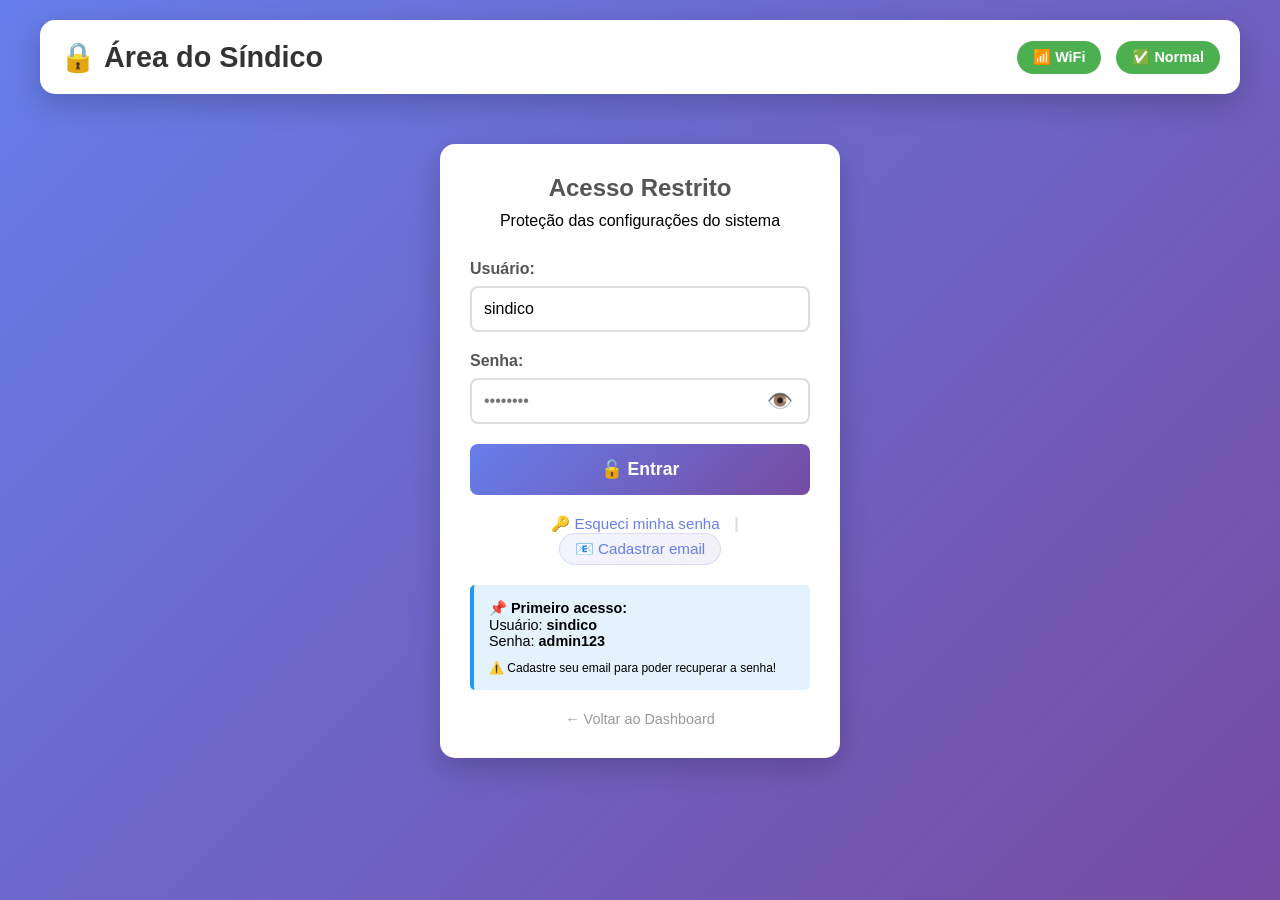
<file: admin_email.html>
<!DOCTYPE html>
<html lang="pt-BR">
<head>
    <meta charset="UTF-8">
    <meta name="viewport" content="width=device-width, initial-scale=1.0">
    <title>Administradores</title>
    <link rel="stylesheet" href="/style.css">
    <script src="/auth.js"></script>
    <style>
        .admin-container {
            max-width: 600px;
            margin: 50px auto;
            background: white;
            padding: 30px;
            border-radius: 15px;
            box-shadow: 0 10px 30px rgba(0,0,0,0.1);
        }
        
        .info-box {
            background: #e3f2fd;
            border-left: 4px solid #2196F3;
            padding: 15px;
            margin: 20px 0;
            border-radius: 5px;
        }
        
        .warning-box {
            background: #fff3e0;
            border-left: 4px solid #ff9800;
            padding: 15px;
            margin: 20px 0;
            border-radius: 5px;
        }
        
        .form-group {
            margin-bottom: 20px;
        }
        
        .form-group label {
            display: block;
            margin-bottom: 8px;
            font-weight: 600;
            color: #555;
        }
        
        .form-group input {
            width: 100%;
            padding: 12px;
            border: 2px solid #ddd;
            border-radius: 8px;
            font-size: 1rem;
            box-sizing: border-box;
        }
        
        .btn-save {
            background: linear-gradient(135deg, #667eea 0%, #764ba2 100%);
            color: white;
            border: none;
            padding: 15px 30px;
            border-radius: 10px;
            font-size: 1.1rem;
            font-weight: 600;
            cursor: pointer;
            width: 100%;
        }
        
        .btn-save:hover {
            opacity: 0.9;
        }
        
        .btn-save:disabled {
            opacity: 0.5;
            cursor: not-allowed;
        }
        
        .status-message {
            text-align: center;
            margin-top: 15px;
            padding: 10px;
            border-radius: 8px;
            display: none;
        }
        
        .status-message.success {
            background: #4CAF50;
            color: white;
            display: block;
        }
        
        .status-message.error {
            background: #f44336;
            color: white;
            display: block;
        }
        
        .status-message.info {
            background: #2196F3;
            color: white;
            display: block;
        }
        
        .admins-list {
            margin: 30px 0;
            background: #f5f5f5;
            padding: 20px;
            border-radius: 10px;
        }
        
        .admins-list h3 {
            margin-top: 0;
            color: #555;
        }
        
        .admin-item {
            background: white;
            padding: 12px;
            margin: 8px 0;
            border-radius: 8px;
            border-left: 4px solid #4CAF50;
            box-shadow: 0 2px 5px rgba(0,0,0,0.05);
        }
        
        .admin-item .email {
            font-weight: 600;
            color: #333;
        }
        
        .admin-item .badge {
            background: #4CAF50;
            color: white;
            padding: 3px 8px;
            border-radius: 12px;
            font-size: 0.8rem;
            margin-left: 10px;
        }
        
        .counter {
            text-align: right;
            color: #666;
            font-size: 0.9rem;
            margin-bottom: 10px;
        }
        
        .nav-links {
            display: flex;
            justify-content: space-between;
            margin-top: 30px;
            flex-wrap: wrap;
            gap: 10px;
        }
        
        .nav-link {
            text-decoration: none;
            color: #667eea;
            font-weight: 600;
            padding: 10px 20px;
            border-radius: 25px;
            background: #f5f5f5;
        }
        
        .nav-link:hover {
            background: #e0e0e0;
        }
        
        .primeiro-acesso {
            background: #ff9800;
            color: white;
            padding: 15px;
            border-radius: 8px;
            margin-bottom: 20px;
            text-align: center;
            font-weight: bold;
        }
        .password-container {
            position: relative;
            width: 100%;
        }

        .password-container input {
            width: 100%;
            padding-right: 45px; /* Espaço para o ícone */
        }

        .toggle-password {
            position: absolute;
            right: 12px;
            top: 50%;
            transform: translateY(-50%);
            cursor: pointer;
            font-size: 1.3rem;
            color: #666;
            transition: all 0.3s ease;
            user-select: none;
            z-index: 10;
            background: transparent;
            border: none;
            padding: 5px;
        }

        .toggle-password:hover {
            color: #667eea;
            transform: translateY(-50%) scale(1.1);
        }

        .toggle-password:active {
            transform: translateY(-50%) scale(0.95);
        }
    </style>
</head>
<body>
    <div class="container">
        <header>
            <h1>👥 Administradores</h1>
            <div class="status-bar">
                <span id="wifi-status" class="status online">📶 WiFi</span>
                <span id="alerta-status" class="status ok">✅ Normal</span>
            </div>
        </header>

        <div class="admin-container">
            <div id="primeiroAcessoMsg" class="primeiro-acesso" style="display:none;">
                ⚠️ PRIMEIRO ACESSO: Cadastre seu email e senha para continuar!
            </div>

            <div class="info-box">
                <h4>📧 Administradores do Sistema</h4>
                <p>Máximo de <strong>3 administradores</strong>. Cada um terá seu próprio email e senha para acessar o sistema.</p>
                <p>O email será usado tanto para login quanto para recuperação de senha.</p>
            </div>

            <div class="admins-list">
                <h3>📋 Administradores Cadastrados</h3>
                <div id="counter" class="counter">0/3</div>
                <div id="adminsContainer"></div>
            </div>

            <div class="warning-box" id="formContainer">
                <h3>➕ Adicionar Novo Administrador</h3>
                
                <form id="adminForm" onsubmit="salvarAdmin(event)">
                    <div class="form-group">
                        <label>Email:</label>
                        <input type="email" id="adminEmail" placeholder="sindico@condominio.com" required>
                    </div>
                    
                    <div class="form-group">
                        <label>Senha:</label>
                        <div class="password-container">
                            <input type="password" id="adminSenha" placeholder="mínimo 6 caracteres" minlength="6" required>
                            <span class="toggle-password" onclick="toggleSenha('adminSenha', this)">👁️</span>
                        </div>
                    </div>

                    <div class="form-group">
                        <label>Confirmar Senha:</label>
                        <div class="password-container">
                            <input type="password" id="confirmSenha" placeholder="digite novamente" minlength="6" required>
                            <span class="toggle-password" onclick="toggleSenha('confirmSenha', this)">👁️</span>
                        </div>
                    </div>>
                    
                    <button type="submit" class="btn-save" id="btnSalvar">💾 Cadastrar</button>
                </form>
            </div>

            <div id="statusMessage" class="status-message"></div>

            <div class="nav-links">
                <a href="/" class="nav-link">🏠 Dashboard</a>
                <a href="/config.html" class="nav-link">⚙️ Configurações</a>
                <a href="/emails.html" class="nav-link">📧 Alertas</a>
                <a href="/email.html" class="nav-link">📨 SMTP</a>
            </div>
        </div>
    </div>

    <script>
        let maxAdmins = 3;
        let adminCount = 0;
        let primeiroAcesso = false;

        function mostrarStatus(msg, tipo) {
            const el = document.getElementById('statusMessage');
            el.className = 'status-message ' + tipo;
            el.innerHTML = msg;
            setTimeout(() => {
                el.style.display = 'none';
            }, 3000);
        }

        function carregarAdmins() {
            fetch('/api/admin/listar')
                .then(response => response.json())
                .then(data => {
                    adminCount = data.count || 0;
                    maxAdmins = data.max || 3;
                    primeiroAcesso = data.primeiroAcesso || false;
                    
                    document.getElementById('counter').innerHTML = `${adminCount}/${maxAdmins}`;
                    
                    // Mostra mensagem de primeiro acesso
                    if (primeiroAcesso) {
                        document.getElementById('primeiroAcessoMsg').style.display = 'block';
                    } else {
                        document.getElementById('primeiroAcessoMsg').style.display = 'none';
                    }
                    
                    // Desabilita formulário se já atingiu máximo
                    const btn = document.getElementById('btnSalvar');
                    if (adminCount >= maxAdmins) {
                        btn.disabled = true;
                        btn.innerHTML = '❌ Limite atingido';
                    } else {
                        btn.disabled = false;
                        btn.innerHTML = '💾 Cadastrar';
                    }
                    
                    // Lista os admins
                    const container = document.getElementById('adminsContainer');
                    if (data.admins && data.admins.length > 0) {
                        let html = '';
                        data.admins.forEach(admin => {
                            html += `
                                <div class="admin-item">
                                    <span class="email">${admin.email}</span>
                                    <span class="badge">Admin</span>
                                </div>
                            `;
                        });
                        container.innerHTML = html;
                    } else {
                        container.innerHTML = '<p style="color:#999;">Nenhum administrador cadastrado</p>';
                    }
                })
                .catch(error => {
                    console.error('Erro:', error);
                });
        }

        function salvarAdmin(event) {
            event.preventDefault();
            
            const email = document.getElementById('adminEmail').value.trim();
            const senha = document.getElementById('adminSenha').value;
            const confirm = document.getElementById('confirmSenha').value;
            
            if (senha !== confirm) {
                mostrarStatus('❌ As senhas não conferem!', 'error');
                return;
            }
            
            if (senha.length < 6) {
                mostrarStatus('❌ A senha deve ter no mínimo 6 caracteres!', 'error');
                return;
            }
            
            if (!email.includes('@') || !email.includes('.')) {
                mostrarStatus('❌ Email inválido!', 'error');
                return;
            }
            
            mostrarStatus('📤 Cadastrando...', 'info');
            
            fetch('/api/admin/adicionar', {
                method: 'POST',
                headers: { 'Content-Type': 'application/json' },
                body: JSON.stringify({ email, senha })
            })
            .then(response => response.json())
            .then(data => {
                if (data.ok) {
                    mostrarStatus('✅ Administrador cadastrado com sucesso!', 'success');
                    document.getElementById('adminEmail').value = '';
                    document.getElementById('adminSenha').value = '';
                    document.getElementById('confirmSenha').value = '';
                    carregarAdmins();
                    
                    // Se era primeiro acesso, redireciona para config após cadastrar
                    if (primeiroAcesso) {
                        setTimeout(() => {
                            window.location.href = '/config.html';
                        }, 2000);
                    }
                } else {
                    mostrarStatus('❌ ' + (data.erro || 'Erro ao cadastrar'), 'error');
                }
            })
            .catch(error => {
                mostrarStatus('❌ Erro de conexão', 'error');
            });
        }

        function updateStatus() {
            fetch('/api/status')
                .then(response => response.json())
                .then(data => {
                    document.getElementById('wifi-status').className = data.wifiConnected ? 'status online' : 'status offline';
                    document.getElementById('wifi-status').innerHTML = data.wifiConnected ? '📶 WiFi' : '📶 Desconectado';
                    document.getElementById('alerta-status').className = data.alertaAtivo ? 'status alerta' : 'status ok';
                    document.getElementById('alerta-status').innerHTML = data.alertaAtivo ? '⚠️ Alerta' : '✅ Normal';
                });
        }

        carregarAdmins();
        // Função para mostrar/esconder senha
        function toggleSenha(inputId, elemento) {
            const senhaInput = document.getElementById(inputId);
            
            if (senhaInput.type === 'password') {
                senhaInput.type = 'text';
                elemento.textContent = '👁️‍🗨️'; // Olho aberto
            } else {
                senhaInput.type = 'password';
                elemento.textContent = '👁️'; // Olho fechado
            }
        }
        setInterval(updateStatus, 2000);
        setInterval(carregarAdmins, 5000);
    </script>
</body>
</html>
</file>
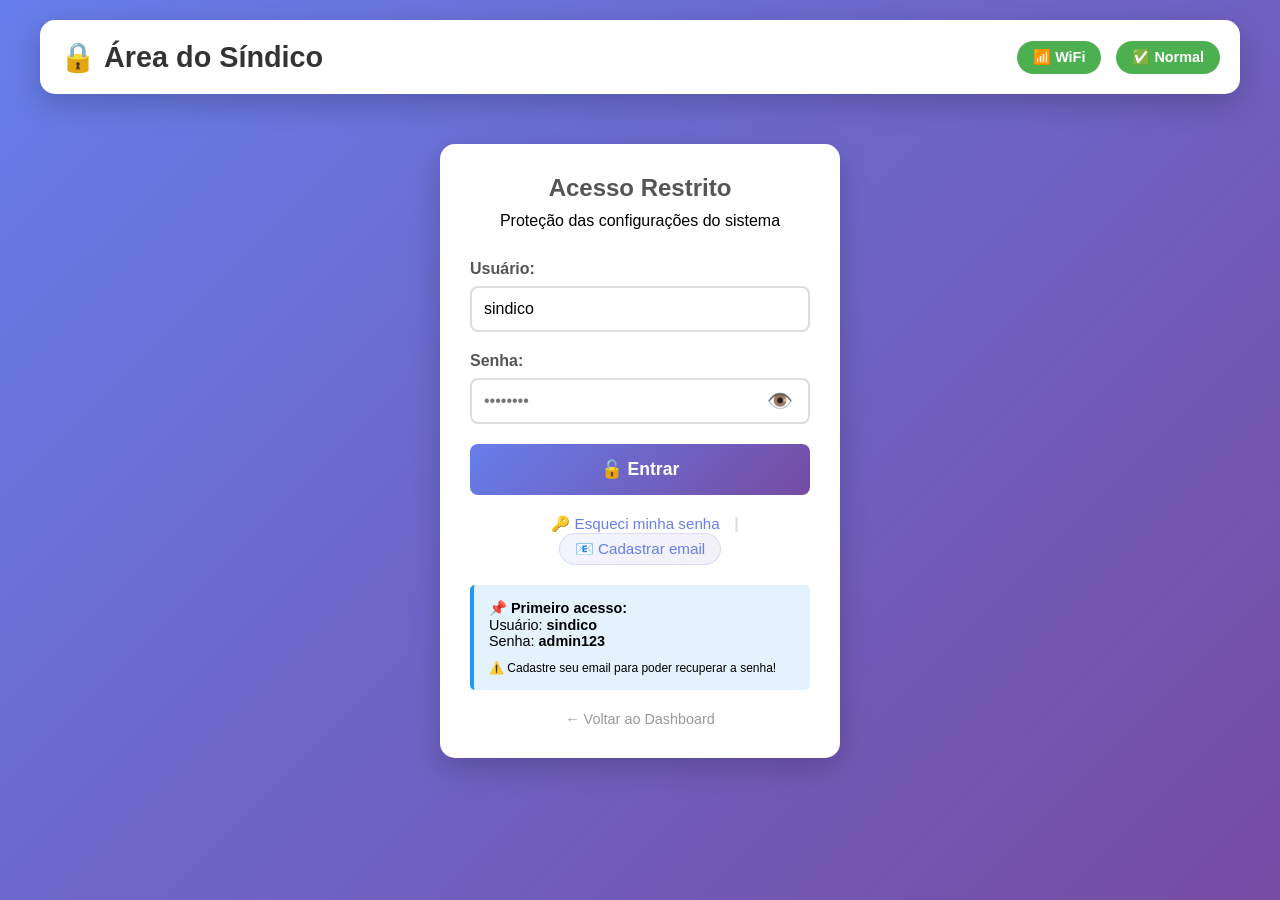
<file: config.html>
<!DOCTYPE html>
<html lang="pt-BR">
<head>
    <meta charset="UTF-8">
    <meta name="viewport" content="width=device-width, initial-scale=1.0">
    <title>Configuração - Sistema de Bombas</title>
    <link rel="stylesheet" href="/style.css">
    <style>
        .config-container {
            max-width: 600px;
            margin: 0 auto;
            background: white;
            padding: 30px;
            border-radius: 15px;
            box-shadow: 0 10px 30px rgba(0,0,0,0.1);
        }
        
        .config-group {
            margin-bottom: 25px;
            padding-bottom: 20px;
            border-bottom: 1px solid #eee;
        }
        
        .config-group h3 {
            color: #555;
            margin-bottom: 15px;
            font-size: 1.2rem;
        }
        
        .config-item {
            margin-bottom: 15px;
            display: flex;
            align-items: center;
            justify-content: space-between;
        }
        
        .config-item label {
            font-weight: 600;
            color: #666;
            flex: 1;
        }
        
        .config-item select, .config-item input {
            padding: 8px 12px;
            border: 2px solid #ddd;
            border-radius: 8px;
            font-size: 1rem;
            width: 150px;
        }
        
        .config-item input[type="number"] {
            width: 80px;
        }
        
        .config-item input[type="checkbox"] {
            width: 20px;
            height: 20px;
        }
        
        .btn-save {
            background: linear-gradient(135deg, #667eea 0%, #764ba2 100%);
            color: white;
            border: none;
            padding: 15px 30px;
            border-radius: 10px;
            font-size: 1.1rem;
            font-weight: 600;
            cursor: pointer;
            width: 100%;
            margin-top: 20px;
        }
        
        .btn-save:hover {
            opacity: 0.9;
        }
        
        .status-message {
            text-align: center;
            margin-top: 15px;
            padding: 10px;
            border-radius: 8px;
            display: none;
        }
        
        .status-message.success {
            background: #4CAF50;
            color: white;
            display: block;
        }
        
        .status-message.error {
            background: #f44336;
            color: white;
            display: block;
        }
        
        .nav-links {
            display: flex;
            justify-content: space-between;
            margin-top: 30px;
        }
        
        .nav-link {
            text-decoration: none;
            color: #667eea;
            font-weight: 600;
            padding: 10px 20px;
            border-radius: 25px;
            background: #f5f5f5;
        }
    </style>
    <script src="/auth.js"></script>
</head>
<body>
    <div class="container">
        <header>
            <h1>⚙️ Configuração do Sistema</h1>
            <div class="status-bar">
                <span id="wifi-status" class="status online">📶 WiFi</span>
                <span id="alerta-status" class="status ok">✅ Normal</span>
            </div>
        </header>

        <div class="config-container">
            <div class="config-group">
                <h3>🔧 Configurações Gerais</h3>
                
                <div class="config-item">
                    <label>Modo de Operação:</label>
                    <select id="modo">
                        <option value="0">Manual</option>
                        <option value="1">Automático</option>
                    </select>
                </div>

                <div class="config-item">
                    <label>Número de Bombas:</label>
                    <select id="numBombas">
                        <option value="1">1 Bomba</option>
                        <option value="2">2 Bombas</option>
                    </select>
                </div>

                <div class="config-item">
                    <label>Número de Boias:</label>
                    <select id="numBoias">
                        <option value="1">1 Boia</option>
                        <option value="2">2 Boias</option>
                    </select>
                </div>

                <div class="config-item">
                    <label>Tipo de Sistema:</label>
                    <select id="tipoSistema">
                        <option value="0">Água Potável</option>
                        <option value="1">Esgoto</option>
                    </select>
                </div>
            </div>

            <div class="config-group">
                <h3>⏱️ Timer Anti-Transbordo</h3>
                
                <div class="config-item">
                    <label>Ativar Timer:</label>
                    <input type="checkbox" id="timerAtivo">
                </div>

                <div class="config-item">
                    <label>Tempo (minutos):</label>
                    <select id="timerMin">
                        <option value="20">20 min</option>
                        <option value="40">40 min</option>
                        <option value="60">60 min</option>
                        <option value="80">80 min</option>
                        <option value="100">100 min</option>
                        <option value="120">120 min</option>
                    </select>
                </div>
            </div>

            <div class="config-group">
                <h3>🔄 Alternância</h3>
                
                <div class="config-item">
                    <label>Alternância Automática:</label>
                    <input type="checkbox" id="alternancia">
                </div>

                <div class="config-item">
                    <label>Bomba Padrão:</label>
                    <select id="bombaPadrao">
                        <option value="1">Bomba 1</option>
                        <option value="2">Bomba 2</option>
                    </select>
                </div>
            </div>

            <button class="btn-save" onclick="salvarConfig()">💾 Salvar Configurações</button>
            
            <div id="statusMessage" class="status-message"></div>

            <div class="nav-links">
                <!--<a href="/" class="nav-link">🏠 Dashboard</a> -->
                <a href="/admin_email.html" class="nav-link">👥 Administrador</a>
                <a href="/emails.html" class="menu-item">📧 Destinatários</a>
                <button onclick="sair()" style="background:#f44336; color:white; 
                border:none; padding:8px 16px; border-radius:20px; margin-left:15px; cursor:pointer;">🏠 Dashboard</button>
            </div>
        </div>
    </div>

    <script>
        // Carrega configurações atuais
        function carregarConfig() {
            fetch('/api/config')
                .then(response => response.json())
                .then(data => {
                    document.getElementById('modo').value = data.modo || 1;
                    document.getElementById('numBombas').value = data.numBombas || 2;
                    document.getElementById('numBoias').value = data.numBoias || 2;
                    document.getElementById('tipoSistema').value = data.tipoSistema || 0;
                    document.getElementById('timerAtivo').checked = data.timerBoiaAtivo || false;
                    document.getElementById('timerMin').value = data.timerBoiaMin || 40;
                    document.getElementById('alternancia').checked = data.alternancia || false;
                    document.getElementById('bombaPadrao').value = data.bombaPadrao || 1;
                })
                .catch(error => {
                    mostrarStatus('Erro ao carregar configurações', 'error');
                });
        }

        // Salva configurações
        function salvarConfig() {
            const config = {
                modo: parseInt(document.getElementById('modo').value),
                numBombas: parseInt(document.getElementById('numBombas').value),
                numBoias: parseInt(document.getElementById('numBoias').value),
                tipoSistema: parseInt(document.getElementById('tipoSistema').value),
                timerBoiaAtivo: document.getElementById('timerAtivo').checked,
                timerBoiaMin: parseInt(document.getElementById('timerMin').value),
                alternancia: document.getElementById('alternancia').checked,
                bombaPadrao: parseInt(document.getElementById('bombaPadrao').value)
            };

            fetch('/api/config', {
                method: 'POST',
                headers: {
                    'Content-Type': 'application/json',
                },
                body: JSON.stringify(config)
            })
            .then(response => response.json())
            .then(data => {
                if (data.ok) {
                    mostrarStatus('✅ Configurações salvas com sucesso!', 'success');
                } else {
                    mostrarStatus('❌ Erro ao salvar configurações', 'error');
                }
            })
            .catch(error => {
                mostrarStatus('❌ Erro ao salvar configurações', 'error');
            });
        }

        function mostrarStatus(msg, tipo) {
            const el = document.getElementById('statusMessage');
            el.className = 'status-message ' + tipo;
            el.innerHTML = msg;
            setTimeout(() => {
                el.style.display = 'none';
            }, 3000);
        }

        // Atualiza status da conexão
        function updateStatus() {
            fetch('/api/status')
                .then(response => response.json())
                .then(data => {
                    document.getElementById('wifi-status').className = data.wifiConnected ? 'status online' : 'status offline';
                    document.getElementById('wifi-status').innerHTML = data.wifiConnected ? '📶 WiFi' : '📶 Desconectado';
                    document.getElementById('alerta-status').className = data.alertaAtivo ? 'status alerta' : 'status ok';
                    document.getElementById('alerta-status').innerHTML = data.alertaAtivo ? '⚠️ Alerta' : '✅ Normal';
                });
        }

        // Inicializa
        carregarConfig();
        setInterval(updateStatus, 2000);
    </script>
</body>
</html>
</file>
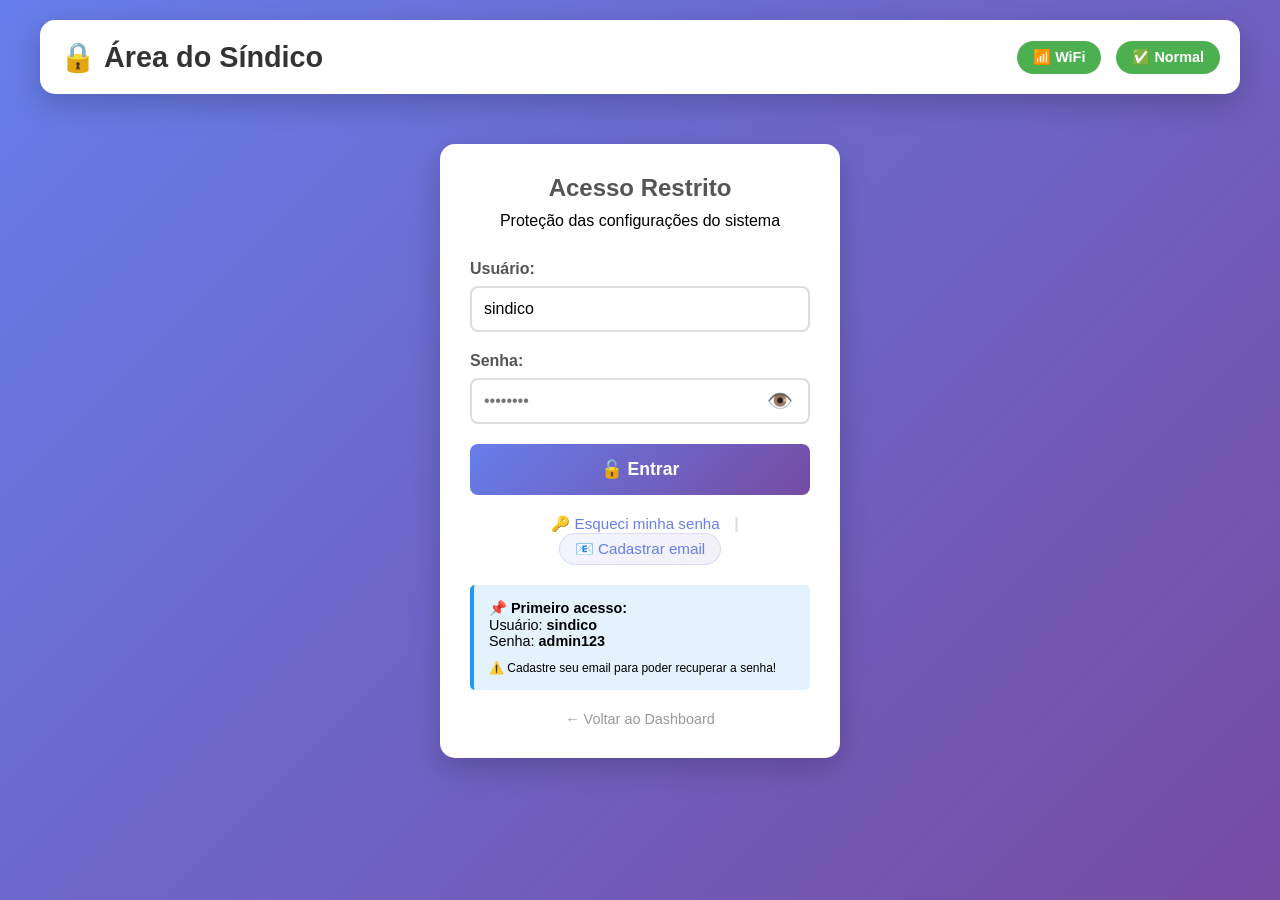
<file: email.html>
<!DOCTYPE html>
<html lang="pt-BR">
    <head>
        <meta charset="UTF-8">
        <meta name="viewport" content="width=device-width, initial-scale=1.0">
        <title>Configuração de Email - Sistema de Bombas</title>
        <link rel="stylesheet" href="/style.css">
        <style>
        .email-container {
            max-width: 600px;
            margin: 0 auto;
            background: white;
            padding: 30px;
            border-radius: 15px;
            box-shadow: 0 10px 30px rgba(0,0,0,0.1);
        }
        
        .form-group {
            margin-bottom: 20px;
        }
        
        .form-group label {
            display: block;
            margin-bottom: 8px;
            font-weight: 600;
            color: #555;
        }
        
        .form-group input, .form-group select {
            width: 100%;
            padding: 12px;
            border: 2px solid #ddd;
            border-radius: 8px;
            font-size: 1rem;
            transition: border-color 0.3s;
            box-sizing: border-box; /* ⚠️ IMPORTANTE: evita overflow */
        }
        
        .form-group input:focus {
            border-color: #667eea;
            outline: none;
        }
        
        .form-group.checkbox {
            display: flex;
            align-items: center;
        }
        
        .form-group.checkbox input {
            width: auto;
            margin-right: 10px;
        }
        
        .btn-save {
            background: linear-gradient(135deg, #667eea 0%, #764ba2 100%);
            color: white;
            border: none;
            padding: 15px 30px;
            border-radius: 10px;
            font-size: 1.1rem;
            font-weight: 600;
            cursor: pointer;
            width: 100%;
            margin-top: 20px;
        }
        
        .btn-test {
            background: #4CAF50;
            color: white;
            border: none;
            padding: 10px 20px;
            border-radius: 8px;
            font-size: 1rem;
            font-weight: 600;
            cursor: pointer;
            width: 100%;
            margin-top: 10px;
        }
        
        .status-message {
            text-align: center;
            margin-top: 15px;
            padding: 10px;
            border-radius: 8px;
            display: none;
        }
        
        .status-message.success {
            background: #4CAF50;
            color: white;
            display: block;
        }
        
        .status-message.error {
            background: #f44336;
            color: white;
            display: block;
        }
        
        .info-box {
            background: #e3f2fd;
            border-left: 4px solid #2196F3;
            padding: 15px;
            margin: 20px 0;
            border-radius: 5px;
        }
        
        .info-box h4 {
            margin: 0 0 10px 0;
            color: #1976D2;
        }
        
        .info-box p {
            margin: 5px 0;
            color: #555;
            word-break: break-word; /* ⚠️ Quebra palavras longas */
        }
        
        .nav-links {
            display: flex;
            justify-content: space-between;
            margin-top: 30px;
            flex-wrap: wrap; /* ⚠️ Permite quebra em telas pequenas */
            gap: 10px;
        }
        
        .nav-link {
            text-decoration: none;
            color: #667eea;
            font-weight: 600;
            padding: 10px 20px;
            border-radius: 25px;
            background: #f5f5f5;
        }
        
        /* ✅ MEDIA QUERIES PARA RESPONSIVIDADE */
        @media (max-width: 768px) {
            .email-container {
                padding: 20px;
            }
            
            .nav-links {
                flex-direction: column;
                align-items: stretch;
            }
            
            .nav-link {
                text-align: center;
                margin: 5px 0;
            }
            
            .form-group.checkbox {
                flex-wrap: wrap;
            }
            
            .info-box p {
                font-size: 0.9rem;
            }
        }
        
        @media (max-width: 480px) {
            .email-container {
                padding: 15px;
            }
            
            h1 {
                font-size: 1.5rem;
            }
            
            .btn-save, .btn-test {
                padding: 12px 20px;
                font-size: 1rem;
            }
        }
    </style>
    <script src="/auth.js"></script>
</head>
<body>
    <div class="container">
        <header>
            <h1>📧 Configuração de Email</h1>
            <div class="status-bar">
                <span id="wifi-status" class="status online">📶 WiFi</span>
                <span id="alerta-status" class="status ok">✅ Normal</span>
            </div>
        </header>

        <div class="email-container">
            <div class="info-box">
                <h4>📋 Configuração SMTP</h4>
                <p><strong>Gmail:</strong> smtp.gmail.com | Porta: 465 (SSL) ou 587 (TLS)</p>
                <p><strong>Outlook:</strong> smtp-mail.outlook.com | Porta: 587</p>
                <p><strong>Para Gmail, use senha de APP (não a senha normal)</strong></p>
            </div>

            <form id="smtpForm">
                <div class="form-group">
                    <label>Servidor SMTP:</label>
                    <input type="text" id="servidor" placeholder="smtp.gmail.com">
                </div>

                <div class="form-group">
                    <label>Porta:</label>
                    <input type="number" id="porta" value="465" min="1" max="65535">
                </div>

                <div class="form-group">
                    <label>Usuário (email):</label>
                    <input type="email" id="usuario" placeholder="seuemail@gmail.com">
                </div>

                <div class="form-group">
                    <label>Senha (app password):</label>
                    <input type="password" id="senha" placeholder="senha de app">
                </div>

                <div class="form-group checkbox">
                    <input type="checkbox" id="usarSSL" checked>
                    <label>Usar SSL (desmarque para TLS)</label>
                </div>

                <button type="submit" class="btn-save">💾 Salvar Configurações</button>
            </form>

            <button class="btn-test" onclick="testarEmail()">📧 Testar Envio</button>

            <div id="statusMessage" class="status-message"></div>

            <div class="nav-links">
               <!-- <a href="/" class="nav-link">🏠 Dashboard</a> -->
                <a href="/emails.html" class="nav-link">📧 Destinatários</a>
                <a href="/config.html" class="nav-link">⚙️ Config</a>
                <button onclick="sair()" style="background:#f44336; color:white; border:none; padding:8px 16px; border-radius:20px; margin-left:15px; cursor:pointer;">🏠 Dashboard</button>
            </div>
        </div>
    </div>

    <script>
        function mostrarStatus(msg, tipo) {
            const el = document.getElementById('statusMessage');
            el.className = 'status-message ' + tipo;
            el.innerHTML = msg;
            setTimeout(() => {
                el.style.display = 'none';
                setTimeout(() => {
                    el.style.display = 'block';
                }, 10);
            }, 3000);
        }

        function carregarConfig() {
            fetch('/api/email/config')
                .then(response => response.json())
                .then(data => {
                    document.getElementById('servidor').value = data.servidor || 'smtp.gmail.com';
                    document.getElementById('porta').value = data.porta || 465;
                    document.getElementById('usuario').value = data.usuario || '';
                    document.getElementById('senha').value = data.senha || '';
                    document.getElementById('usarSSL').checked = data.usarSSL !== false;
                })
                .catch(error => {
                    console.error('Erro ao carregar config:', error);
                });
        }

        document.getElementById('smtpForm').addEventListener('submit', function(e) {
            e.preventDefault();
            
            const config = {
                servidor: document.getElementById('servidor').value,
                porta: parseInt(document.getElementById('porta').value),
                usuario: document.getElementById('usuario').value,
                senha: document.getElementById('senha').value,
                usarSSL: document.getElementById('usarSSL').checked
            };
            
            fetch('/api/email/config', {
                method: 'POST',
                headers: {
                    'Content-Type': 'application/json',
                },
                body: JSON.stringify(config)
            })
            .then(response => response.json())
            .then(data => {
                if (data.ok) {
                    mostrarStatus('✅ Configurações salvas com sucesso!', 'success');
                } else {
                    mostrarStatus('❌ Erro ao salvar configurações', 'error');
                }
            })
            .catch(error => {
                mostrarStatus('❌ Erro ao conectar com servidor', 'error');
            });
        });

        function testarEmail() {
            mostrarStatus('📧 Enviando email de teste...', 'info');
            
            fetch('/api/email/test', {
                method: 'POST'
            })
            .then(response => response.json())
            .then(data => {
                if (data.ok) {
                    mostrarStatus('✅ Email de teste enviado com sucesso!', 'success');
                } else {
                    mostrarStatus('❌ Falha ao enviar email: ' + data.error, 'error');
                }
            })
            .catch(error => {
                mostrarStatus('❌ Erro ao enviar comando', 'error');
            });
        }

        function updateStatus() {
            fetch('/api/status')
                .then(response => response.json())
                .then(data => {
                    document.getElementById('wifi-status').className = data.wifiConnected ? 'status online' : 'status offline';
                    document.getElementById('wifi-status').innerHTML = data.wifiConnected ? '📶 WiFi' : '📶 Desconectado';
                    document.getElementById('alerta-status').className = data.alertaAtivo ? 'status alerta' : 'status ok';
                    document.getElementById('alerta-status').innerHTML = data.alertaAtivo ? '⚠️ Alerta' : '✅ Normal';
                });
        }

        carregarConfig();
        setInterval(updateStatus, 2000);
    </script>
</body>
</html>
</file>
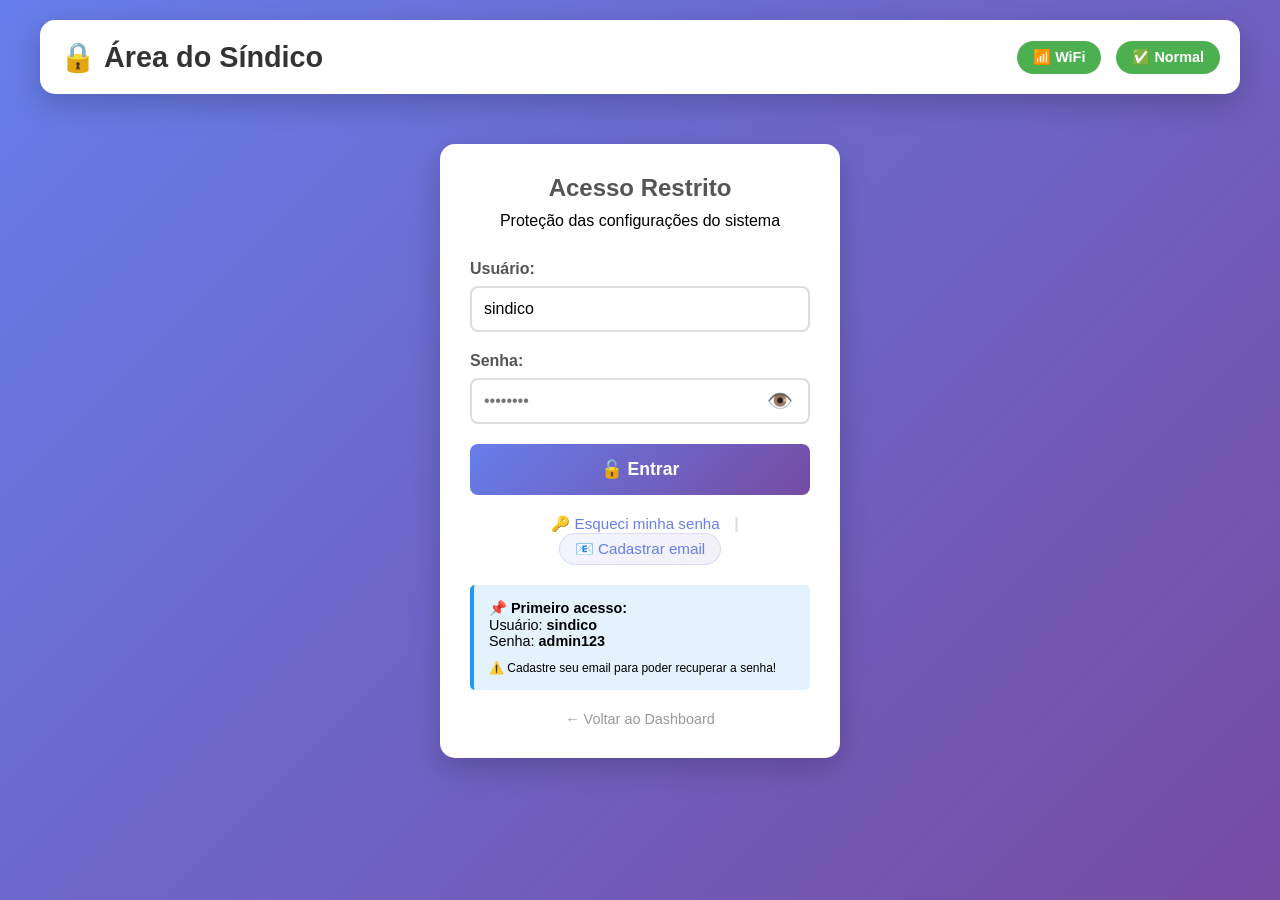
<file: emails.html>
<!DOCTYPE html>
<html lang="pt-BR">
<head>
    <meta charset="UTF-8">
    <meta name="viewport" content="width=device-width, initial-scale=1.0">
    <title>Gerenciar Destinatários - Sistema de Bombas</title>
    <link rel="stylesheet" href="/style.css">
        <style>
        .emails-container {
            max-width: 800px;
            margin: 0 auto;
            background: white;
            padding: 30px;
            border-radius: 15px;
            box-shadow: 0 10px 30px rgba(0,0,0,0.1);
        }
        
        .add-form {
            background: #f5f5f5;
            padding: 20px;
            border-radius: 10px;
            margin-bottom: 30px;
        }
        
        .add-form h3 {
            margin-top: 0;
            color: #555;
        }
        
        .form-row {
            display: flex;
            gap: 10px;
            margin-bottom: 15px;
            flex-wrap: wrap; /* ⚠️ Permite quebra em telas pequenas */
        }
        
        .form-row input {
            flex: 2;
            min-width: 200px; /* ⚠️ Largura mínima */
            padding: 12px;
            border: 2px solid #ddd;
            border-radius: 8px;
            font-size: 1rem;
            box-sizing: border-box;
        }
        
        .form-row select {
            flex: 1;
            min-width: 150px; /* ⚠️ Largura mínima */
            padding: 12px;
            border: 2px solid #ddd;
            border-radius: 8px;
            font-size: 1rem;
            background: white;
            box-sizing: border-box;
        }
        
        .btn-add {
            background: #4CAF50;
            color: white;
            border: none;
            padding: 12px 25px;
            border-radius: 8px;
            font-size: 1rem;
            font-weight: 600;
            cursor: pointer;
            width: 100%;
        }
        
        .btn-add:hover {
            opacity: 0.9;
        }
        
        .recipients-list {
            margin-top: 20px;
        }
        
        .recipient-card {
            display: flex;
            justify-content: space-between;
            align-items: center;
            padding: 15px;
            border: 1px solid #eee;
            border-radius: 8px;
            margin-bottom: 10px;
            transition: all 0.3s;
            flex-wrap: wrap; /* ⚠️ Permite quebra */
            gap: 10px;
        }
        
        .recipient-card:hover {
            box-shadow: 0 5px 15px rgba(0,0,0,0.1);
        }
        
        .recipient-info {
            flex: 1;
            min-width: 200px; /* ⚠️ Largura mínima */
        }
        
        .recipient-email {
            font-weight: 600;
            color: #333;
            word-break: break-word; /* ⚠️ Quebra emails longos */
        }
        
        .recipient-level {
            display: inline-block;
            padding: 4px 8px;
            border-radius: 12px;
            font-size: 0.8rem;
            margin-left: 10px;
        }
        
        .level-1 {
            background: #2196F3;
            color: white;
        }
        
        .level-2 {
            background: #ff9800;
            color: white;
        }
        
        .level-3 {
            background: #f44336;
            color: white;
        }
        
        .recipient-status {
            display: inline-block;
            padding: 4px 8px;
            border-radius: 12px;
            font-size: 0.8rem;
            margin-left: 10px;
        }
        
        .status-ativo {
            background: #4CAF50;
            color: white;
        }
        
        .status-inativo {
            background: #999;
            color: white;
        }
        
        .recipient-actions {
            display: flex;
            gap: 10px;
            flex-wrap: wrap; /* ⚠️ Permite quebra */
            justify-content: flex-end;
        }
        
        .btn-toggle {
            padding: 8px 15px;
            border: none;
            border-radius: 5px;
            cursor: pointer;
            font-size: 0.9rem;
            font-weight: 600;
        }
        
        .btn-ativo {
            background: #4CAF50;
            color: white;
        }
        
        .btn-inativo {
            background: #999;
            color: white;
        }
        
        .btn-remove {
            background: #f44336;
            color: white;
            border: none;
            padding: 8px 15px;
            border-radius: 5px;
            cursor: pointer;
            font-size: 0.9rem;
            font-weight: 600;
        }
        
        .btn-remove:hover {
            opacity: 0.9;
        }
        
        .status-message {
            text-align: center;
            margin-top: 15px;
            padding: 10px;
            border-radius: 8px;
            display: none;
        }
        
        .status-message.success {
            background: #4CAF50;
            color: white;
            display: block;
        }
        
        .status-message.error {
            background: #f44336;
            color: white;
            display: block;
        }
        
        .info-box {
            background: #e3f2fd;
            border-left: 4px solid #2196F3;
            padding: 15px;
            margin: 20px 0;
            border-radius: 5px;
        }
        
        .info-box p {
            margin: 5px 0;
            color: #555;
            word-break: break-word;
        }
        
        .nav-links {
            display: flex;
            justify-content: space-between;
            margin-top: 30px;
            flex-wrap: wrap;
            gap: 10px;
        }
        
        .nav-link {
            text-decoration: none;
            color: #667eea;
            font-weight: 600;
            padding: 10px 20px;
            border-radius: 25px;
            background: #f5f5f5;
        }
        
        .empty-message {
            text-align: center;
            padding: 40px;
            color: #999;
            font-style: italic;
        }
        
        /* ✅ MEDIA QUERIES PARA RESPONSIVIDADE */
        @media (max-width: 768px) {
            .emails-container {
                padding: 20px;
            }
            
            .form-row {
                flex-direction: column;
            }
            
            .form-row input,
            .form-row select {
                width: 100%;
                min-width: 100%;
            }
            
            .recipient-card {
                flex-direction: column;
                align-items: flex-start;
            }
            
            .recipient-info {
                width: 100%;
            }
            
            .recipient-actions {
                width: 100%;
                justify-content: stretch;
            }
            
            .btn-toggle,
            .btn-remove {
                flex: 1;
                text-align: center;
            }
            
            .nav-links {
                flex-direction: column;
                align-items: stretch;
            }
            
            .nav-link {
                text-align: center;
                margin: 5px 0;
            }
            
            .recipient-level {
                margin-left: 0;
                margin-top: 5px;
                display: block;
                width: fit-content;
            }
        }
        
        @media (max-width: 480px) {
            .emails-container {
                padding: 15px;
            }
            
            h1 {
                font-size: 1.5rem;
            }
            
            .add-form {
                padding: 15px;
            }
            
            .add-form h3 {
                font-size: 1.1rem;
            }
            
            .recipient-email {
                font-size: 0.9rem;
            }
            
            .btn-toggle,
            .btn-remove {
                padding: 8px 10px;
                font-size: 0.8rem;
            }
            
            .recipient-level {
                font-size: 0.7rem;
            }
        }
    </style>
    <script src="/auth.js"></script>
</head>
<body>
    <div class="container">
        <header>
            <h1>📧 Gerenciar Destinatários</h1>
            <div class="status-bar">
                <span id="wifi-status" class="status online">📶 WiFi</span>
                <span id="alerta-status" class="status ok">✅ Normal</span>
            </div>
        </header>

        <div class="emails-container">
            <div class="info-box">
                <h4>📋 Níveis de Alerta</h4>
                <p><span class="level-1" style="padding:4px 8px;">Nível 1</span> - Informações (só notificações leves)</p></br>
                <p><span class="level-2" style="padding:4px 8px;">Nível 2</span> - Alertas (problemas que exigem atenção)</p></br>
                <p><span class="level-3" style="padding:4px 8px;">Nível 3</span> - Falhas (problemas críticos)</p>
            </div>

            <div class="add-form">
                <h3>➕ Adicionar Novo Destinatário</h3>
                <div class="form-row">
                    <input type="email" id="novoEmail" placeholder="email@exemplo.com">
                    <select id="nivelMinimo">
                        <option value="1">Nível 1 - Informação</option>
                        <option value="2" selected>Nível 2 - Alerta</option>
                        <option value="3">Nível 3 - Falha</option>
                    </select>
                </div>
                <button class="btn-add" onclick="adicionarEmail()">Adicionar</button>
            </div>

            <div class="recipients-list" id="recipientsList">
                <div class="empty-message">Carregando lista de destinatários...</div>
            </div>

            <div id="statusMessage" class="status-message"></div>

            <div class="nav-links">
                <!--<a href="/" class="nav-link">🏠 Dashboard</a>-->
                <a href="/email.html" class="nav-link">⚙️ Config SMTP</a>
                <a href="/config.html" class="nav-link">⚙️ Config</a>
                <button onclick="sair()" style="background:#f44336; color:white; border:none; padding:8px 16px; border-radius:20px; margin-left:15px; cursor:pointer;">🏠 Dashboard</button>
            </div>
        </div>
    </div>

    <script>
        function mostrarStatus(msg, tipo) {
            const el = document.getElementById('statusMessage');
            el.className = 'status-message ' + tipo;
            el.innerHTML = msg;
            setTimeout(() => {
                el.style.display = 'none';
                setTimeout(() => {
                    el.style.display = 'block';
                }, 10);
            }, 3000);
        }

        function carregarDestinatarios() {
            fetch('/api/email/recipients')
                .then(response => response.json())
                .then(data => {
                    const lista = document.getElementById('recipientsList');
                    
                    if (!data.recipients || data.recipients.length === 0) {
                        lista.innerHTML = '<div class="empty-message">📭 Nenhum destinatário cadastrado</div>';
                        return;
                    }
                    
                    let html = '';
                    data.recipients.forEach(recip => {
                        let levelClass = 'level-' + recip.nivelMinimo;
                        let levelText = 'Nível ' + recip.nivelMinimo;
                        let statusClass = recip.ativo ? 'status-ativo' : 'status-inativo';
                        let statusText = recip.ativo ? 'Ativo' : 'Inativo';
                        let btnStatusClass = recip.ativo ? 'btn-inativo' : 'btn-ativo';
                        let btnStatusText = recip.ativo ? 'Desativar' : 'Ativar';
                        
                        html += `
                            <div class="recipient-card" data-email="${recip.email}">
                                <div class="recipient-info">
                                    <span class="recipient-email">${recip.email}</span>
                                    <span class="recipient-level ${levelClass}">${levelText}</span>
                                    <span class="recipient-status ${statusClass}">${statusText}</span>
                                </div>
                                <div class="recipient-actions">
                                    <button class="btn-toggle ${btnStatusClass}" onclick="toggleStatus('${recip.email}', ${recip.ativo})">${btnStatusText}</button>
                                    <button class="btn-remove" onclick="removerEmail('${recip.email}')">🗑️ Remover</button>
                                </div>
                            </div>
                        `;
                    });
                    
                    lista.innerHTML = html;
                })
                .catch(error => {
                    document.getElementById('recipientsList').innerHTML = 
                        '<div class="empty-message" style="color:red;">❌ Erro ao carregar lista</div>';
                });
        }

        function adicionarEmail() {
            const email = document.getElementById('novoEmail').value.trim();
            const nivel = document.getElementById('nivelMinimo').value;
            
            if (!email) {
                mostrarStatus('❌ Digite um email', 'error');
                return;
            }
            
            if (!email.includes('@') || !email.includes('.')) {
                mostrarStatus('❌ Email inválido', 'error');
                return;
            }
            
            fetch('/api/email/add', {
                method: 'POST',
                headers: {
                    'Content-Type': 'application/json',
                },
                body: JSON.stringify({
                    email: email,
                    nivelMinimo: parseInt(nivel)
                })
            })
            .then(response => response.json())
            .then(data => {
                if (data.ok) {
                    mostrarStatus('✅ Destinatário adicionado com sucesso!', 'success');
                    document.getElementById('novoEmail').value = '';
                    carregarDestinatarios();
                } else {
                    mostrarStatus('❌ ' + (data.error || 'Erro ao adicionar'), 'error');
                }
            })
            .catch(error => {
                mostrarStatus('❌ Erro ao conectar com servidor', 'error');
            });
        }

        function removerEmail(email) {
            if (!confirm(`Tem certeza que deseja remover ${email}?`)) {
                return;
            }
            
            fetch('/api/email/remove', {
                method: 'POST',
                headers: {
                    'Content-Type': 'application/json',
                },
                body: JSON.stringify({
                    email: email
                })
            })
            .then(response => response.json())
            .then(data => {
                if (data.ok) {
                    mostrarStatus('✅ Destinatário removido!', 'success');
                    carregarDestinatarios();
                } else {
                    mostrarStatus('❌ ' + (data.error || 'Erro ao remover'), 'error');
                }
            })
            .catch(error => {
                mostrarStatus('❌ Erro ao conectar com servidor', 'error');
            });
        }

        function toggleStatus(email, ativoAtual) {
            // Por enquanto, apenas remove/adiciona (simplificado)
            // Idealmente teria um endpoint específico para toggle
            if (ativoAtual) {
                removerEmail(email);
            } else {
                // Reativar é mais complexo - por simplicidade, vamos recadastrar
                fetch('/api/email/add', {
                    method: 'POST',
                    headers: {
                        'Content-Type': 'application/json',
                    },
                    body: JSON.stringify({
                        email: email,
                        nivelMinimo: 2,
                        ativo: true
                    })
                })
                .then(response => response.json())
                .then(data => {
                    if (data.ok) {
                        mostrarStatus('✅ Destinatário ativado!', 'success');
                        carregarDestinatarios();
                    }
                });
            }
        }

        function updateStatus() {
            fetch('/api/status')
                .then(response => response.json())
                .then(data => {
                    document.getElementById('wifi-status').className = data.wifiConnected ? 'status online' : 'status offline';
                    document.getElementById('wifi-status').innerHTML = data.wifiConnected ? '📶 WiFi' : '📶 Desconectado';
                    document.getElementById('alerta-status').className = data.alertaAtivo ? 'status alerta' : 'status ok';
                    document.getElementById('alerta-status').innerHTML = data.alertaAtivo ? '⚠️ Alerta' : '✅ Normal';
                });
        }

        // Carrega lista ao iniciar
        carregarDestinatarios();
        setInterval(updateStatus, 2000);
        setInterval(carregarDestinatarios, 10000);
    </script>
</body>
</html>
</file>
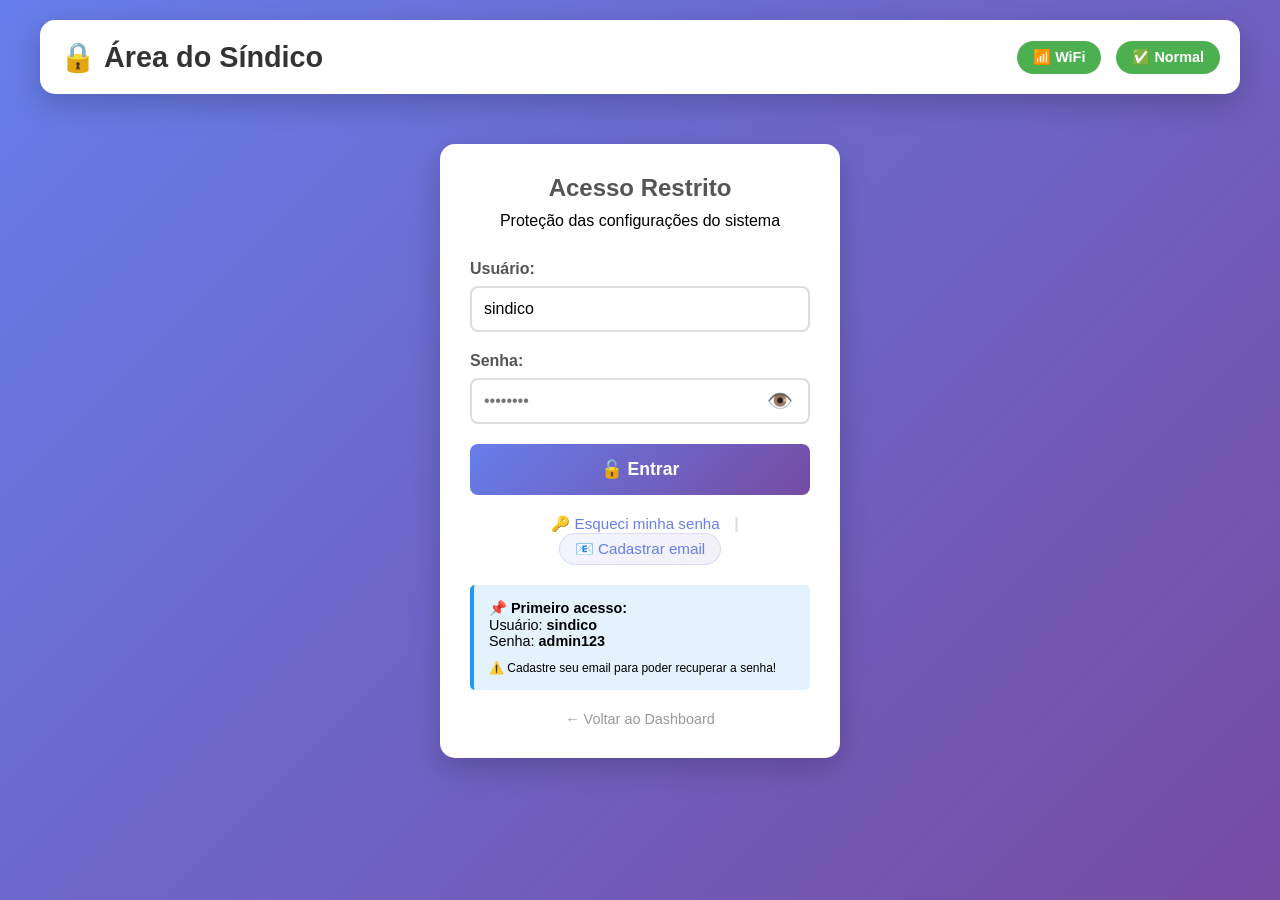
<file: login.html>
<!DOCTYPE html>
<html lang="pt-BR">
<head>
    <meta charset="UTF-8">
    <meta name="viewport" content="width=device-width, initial-scale=1.0">
    <title>Login - Sistema de Bombas</title>
    <link rel="stylesheet" href="/style.css">
    <style>
        .login-container {
            max-width: 400px;
            margin: 50px auto;
            background: white;
            padding: 30px;
            border-radius: 15px;
            box-shadow: 0 10px 30px rgba(0,0,0,0.2);
        }
        
        .login-header {
            text-align: center;
            margin-bottom: 30px;
        }
        
        .login-header h2 {
            color: #555;
            margin-bottom: 10px;
        }
        
        .form-group {
            margin-bottom: 20px;
        }
        
        .form-group label {
            display: block;
            margin-bottom: 8px;
            font-weight: 600;
            color: #555;
        }
        
        .form-group input {
            width: 100%;
            padding: 12px;
            border: 2px solid #ddd;
            border-radius: 8px;
            font-size: 1rem;
            box-sizing: border-box;
            transition: border-color 0.3s;
        }
        
        .form-group input:focus {
            border-color: #667eea;
            outline: none;
        }
        
        .btn-login {
            width: 100%;
            padding: 15px;
            background: linear-gradient(135deg, #667eea 0%, #764ba2 100%);
            color: white;
            border: none;
            border-radius: 8px;
            font-size: 1.1rem;
            font-weight: 600;
            cursor: pointer;
            transition: opacity 0.3s;
        }
        
        .btn-login:hover {
            opacity: 0.9;
        }
        
        .btn-login:disabled {
            opacity: 0.5;
            cursor: not-allowed;
        }
        
        .error-message {
            background: #f44336;
            color: white;
            padding: 10px;
            border-radius: 5px;
            text-align: center;
            margin-bottom: 15px;
            display: none;
        }
        
        .info-box {
            background: #e3f2fd;
            border-left: 4px solid #2196F3;
            padding: 15px;
            margin-top: 20px;
            border-radius: 5px;
            font-size: 0.9rem;
        }
        
        .links {
            text-align: center;
            margin: 20px 0;
        }
        
        .links a {
            color: #667eea;
            text-decoration: none;
            margin: 0 10px;
            font-size: 0.95rem;
            transition: all 0.3s;
            display: inline-block;
        }
        
        .links a:hover {
            color: #764ba2;
            text-decoration: underline;
            transform: translateY(-1px);
        }
        
        .separator {
            color: #ddd;
            font-weight: bold;
        }
        
        .cadastrar-link {
            background: linear-gradient(135deg, #667eea15, #764ba215);
            padding: 6px 15px;
            border-radius: 25px;
            border: 1px solid #667eea30;
        }
        
        .cadastrar-link:hover {
            background: linear-gradient(135deg, #667eea25, #764ba225);
            border-color: #667eea60;
        }
        
        .nav-back {
            text-align: center;
            margin-top: 20px;
        }
        
        .nav-back a {
            color: #999;
            text-decoration: none;
            font-size: 0.9rem;
        }
        
        .nav-back a:hover {
            color: #667eea;
        }
        .password-container {
            position: relative;
            width: 100%;
        }

        .password-container input {
            width: 100%;
            padding-right: 45px; /* Espaço para o ícone */
        }

        .toggle-password {
            position: absolute;
            right: 12px;
            top: 50%;
            transform: translateY(-50%);
            cursor: pointer;
            font-size: 1.3rem;
            color: #666;
            transition: all 0.3s ease;
            user-select: none;
            z-index: 10;
            background: transparent;
            border: none;
            padding: 5px;
        }

        .toggle-password:hover {
            color: #667eea;
            transform: translateY(-50%) scale(1.1);
        }

        .toggle-password:active {
            transform: translateY(-50%) scale(0.95);
        }
    </style>
</head>
<body>
    <div class="container">
        <header>
            <h1>🔒 Área do Síndico</h1>
            <div class="status-bar">
                <span id="wifi-status" class="status online">📶 WiFi</span>
                <span id="alerta-status" class="status ok">✅ Normal</span>
            </div>
        </header>

        <div class="login-container">
            <div class="login-header">
                <h2>Acesso Restrito</h2>
                <p>Proteção das configurações do sistema</p>
            </div>
            
            <div id="errorMessage" class="error-message"></div>
            
            <form id="loginForm" onsubmit="fazerLogin(event)">
                <div class="form-group">
                    <label>Usuário:</label>
                    <input type="text" id="username" placeholder="sindico" value="sindico" required>
                </div>
                
                <div class="form-group">
                    <label>Senha:</label>
                    <div class="password-container">
                        <input type="password" id="password" placeholder="••••••••" required>
                        <span class="toggle-password" onclick="toggleSenha('password', this)">👁️</span>
                    </div>
                </div>
                
                <button type="submit" class="btn-login" id="btnLogin">🔓 Entrar</button>
            </form>
            
            <div class="links">
                <a href="/recuperar.html" title="Recuperar senha">🔑 Esqueci minha senha</a>
                <span class="separator">|</span>
                <a href="/admin_email.html" class="cadastrar-link" title="Cadastrar email para recuperação">📧 Cadastrar email</a>
            </div>
            
            <div class="info-box">
                <p><strong>📌 Primeiro acesso:</strong></p>
                <p>Usuário: <strong>sindico</strong></p>
                <p>Senha: <strong>admin123</strong></p>
                <p style="margin-top:10px;"><small>⚠️ Cadastre seu email para poder recuperar a senha!</small></p>
            </div>
            
            <div class="nav-back">
                <a href="/">← Voltar ao Dashboard</a>
            </div>
        </div>
    </div>

    <script src="/auth.js"></script>
    <script>
        let tentativas = 3;
        let bloqueado = false;
        
        function fazerLogin(event) {
            event.preventDefault();
            
            if (bloqueado) {
                alert('Aguardando tempo de bloqueio...');
                return;
            }
            
            const username = document.getElementById('username').value;
            const password = document.getElementById('password').value;
            const btn = document.getElementById('btnLogin');
            
            btn.disabled = true;
            btn.innerHTML = '⏳ Entrando...';
            
            fetch('/api/auth/login', {
                method: 'POST',
                headers: { 'Content-Type': 'application/json' },
                body: JSON.stringify({ username, password })
            })
            .then(response => response.json())
            .then(data => {
                if (data.ok) {
                    // Login bem sucedido
                    sessionStorage.setItem('auth_logado', 'true');
                    sessionStorage.setItem('auth_user', username);
                    
                    // Verifica se é primeiro acesso
                    if (data.primeiroAcesso) {
                        // Redireciona para cadastrar admin
                        window.location.href = '/admin_email.html';
                    } else {
                        // Redireciona para config
                        window.location.href = '/config.html';
                    }
                } else {
                    tentativas--;
                    
                    if (tentativas <= 0) {
                        bloqueado = true;
                        document.getElementById('errorMessage').innerHTML = '❌ Muitas tentativas! Aguarde 5 minutos.';
                        document.getElementById('errorMessage').style.display = 'block';
                        btn.disabled = true;
                        btn.innerHTML = '🔒 Bloqueado';
                        
                        setTimeout(() => {
                            tentativas = 3;
                            bloqueado = false;
                            btn.disabled = false;
                            btn.innerHTML = '🔓 Entrar';
                            document.getElementById('errorMessage').style.display = 'none';
                        }, 5 * 60 * 1000);
                    } else {
                        document.getElementById('errorMessage').innerHTML = `❌ Usuário ou senha incorretos! Tentativas restantes: ${tentativas}`;
                        document.getElementById('errorMessage').style.display = 'block';
                        btn.disabled = false;
                        btn.innerHTML = '🔓 Entrar';
                    }
                }
            })
            .catch(() => {
                alert('Erro ao conectar com o servidor');
                btn.disabled = false;
                btn.innerHTML = '🔓 Entrar';
            });
        }
        
        function updateStatus() {
            fetch('/api/status')
                .then(response => response.json())
                .then(data => {
                    document.getElementById('wifi-status').className = data.wifiConnected ? 'status online' : 'status offline';
                    document.getElementById('wifi-status').innerHTML = data.wifiConnected ? '📶 WiFi' : '📶 Desconectado';
                    document.getElementById('alerta-status').className = data.alertaAtivo ? 'status alerta' : 'status ok';
                    document.getElementById('alerta-status').innerHTML = data.alertaAtivo ? '⚠️ Alerta' : '✅ Normal';
                });
        }
        // Função para mostrar/esconder senha
        function toggleSenha(inputId, elemento) {
            const senhaInput = document.getElementById(inputId);
            
            if (senhaInput.type === 'password') {
                senhaInput.type = 'text';
                elemento.textContent = '👁️‍🗨️'; // Olho aberto
            } else {
                senhaInput.type = 'password';
                elemento.textContent = '👁️'; // Olho fechado
            }
        }
        setInterval(updateStatus, 2000);
    </script>
</body>
</html>
</file>
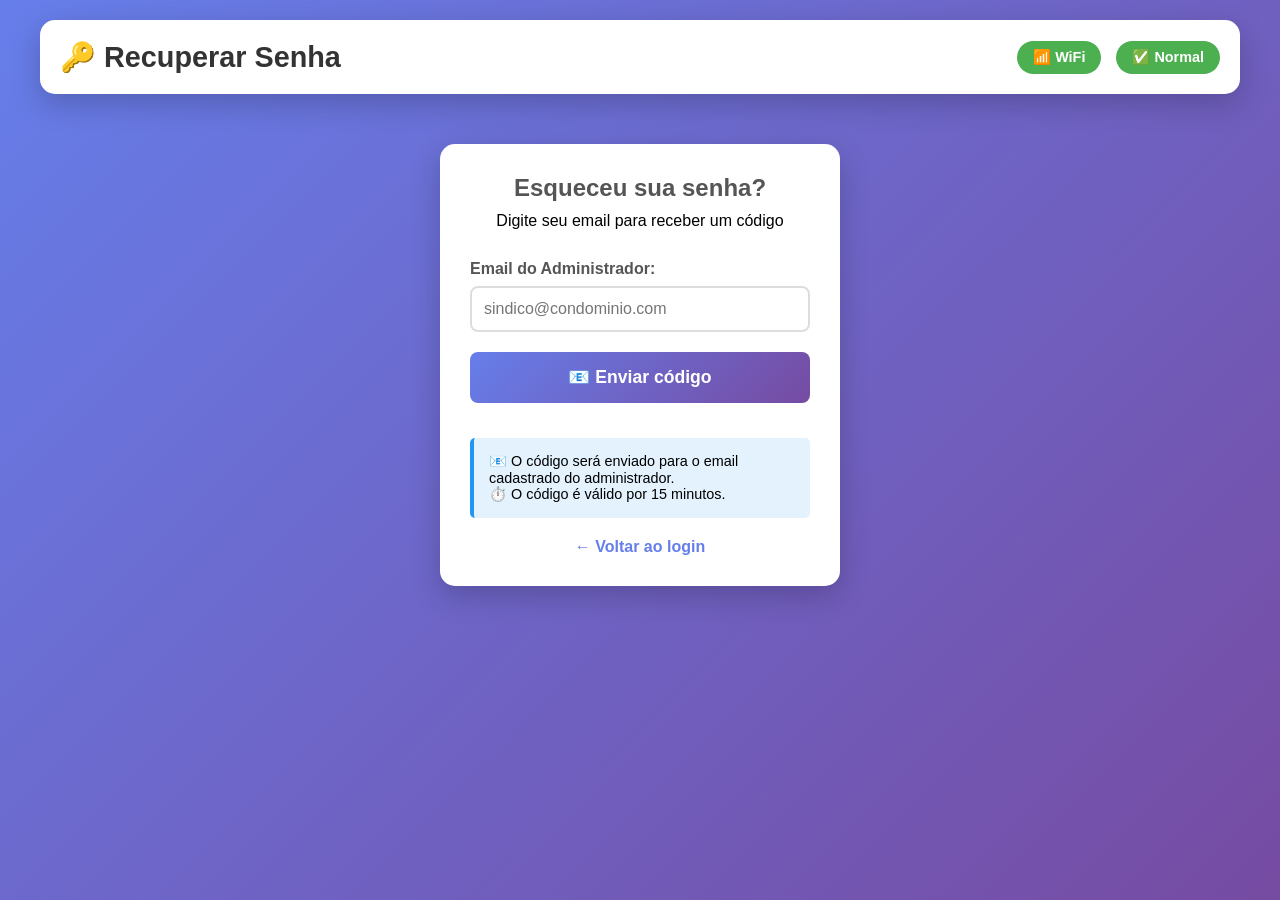
<file: recuperar.html>
<!DOCTYPE html>
<html lang="pt-BR">
<head>
    <meta charset="UTF-8">
    <meta name="viewport" content="width=device-width, initial-scale=1.0">
    <title>Recuperar Senha</title>
    <link rel="stylesheet" href="/style.css">
    <style>
        .recover-container {
            max-width: 400px;
            margin: 50px auto;
            background: white;
            padding: 30px;
            border-radius: 15px;
            box-shadow: 0 10px 30px rgba(0,0,0,0.2);
        }
        
        .recover-header {
            text-align: center;
            margin-bottom: 30px;
        }
        
        .recover-header h2 {
            color: #555;
            margin-bottom: 10px;
        }
        
        .form-group {
            margin-bottom: 20px;
        }
        
        .form-group label {
            display: block;
            margin-bottom: 8px;
            font-weight: 600;
            color: #555;
        }
        
        .form-group input {
            width: 100%;
            padding: 12px;
            border: 2px solid #ddd;
            border-radius: 8px;
            font-size: 1rem;
            box-sizing: border-box;
        }
        
        .form-group input:focus {
            border-color: #667eea;
            outline: none;
        }
        
        .btn {
            width: 100%;
            padding: 15px;
            background: linear-gradient(135deg, #667eea, #764ba2);
            color: white;
            border: none;
            border-radius: 8px;
            font-size: 1.1rem;
            font-weight: 600;
            cursor: pointer;
            margin-bottom: 15px;
        }
        
        .btn:hover {
            opacity: 0.9;
        }
        
        .btn-secondary {
            background: #4CAF50;
        }
        
        .message {
            text-align: center;
            padding: 10px;
            border-radius: 5px;
            margin-bottom: 15px;
            display: none;
        }
        
        .message.success {
            background: #4CAF50;
            color: white;
            display: block;
        }
        
        .message.error {
            background: #f44336;
            color: white;
            display: block;
        }
        
        .message.info {
            background: #2196F3;
            color: white;
            display: block;
        }
        
        .info-box {
            background: #e3f2fd;
            border-left: 4px solid #2196F3;
            padding: 15px;
            margin-top: 20px;
            border-radius: 5px;
            font-size: 0.9rem;
        }
        
        .step {
            display: block;
        }
        
        .step.hidden {
            display: none;
        }
        
        .nav-back {
            text-align: center;
            margin-top: 20px;
        }
        
        .nav-back a {
            color: #667eea;
            text-decoration: none;
            font-weight: 600;
        }
        
        .timer {
            text-align: center;
            color: #666;
            font-size: 0.9rem;
            margin-top: 10px;
        }
        .password-container {
            position: relative;
            width: 100%;
        }

        .password-container input {
            width: 100%;
            padding-right: 45px;
        }

        .toggle-password {
            position: absolute;
            right: 12px;
            top: 50%;
            transform: translateY(-50%);
            cursor: pointer;
            font-size: 1.3rem;
            color: #666;
            transition: all 0.3s ease;
            user-select: none;
            background: transparent;
            border: none;
            padding: 5px;
            z-index: 10;
        }

        .toggle-password:hover {
            color: #667eea;
            transform: translateY(-50%) scale(1.1);
        }

        .toggle-password:active {
            transform: translateY(-50%) scale(0.95);
        }
    </style>
</head>
<body>
    <div class="container">
        <header>
            <h1>🔑 Recuperar Senha</h1>
            <div class="status-bar">
                <span id="wifi-status" class="status online">📶 WiFi</span>
                <span id="alerta-status" class="status ok">✅ Normal</span>
            </div>
        </header>

        <div class="recover-container">
            <div class="recover-header">
                <h2>Esqueceu sua senha?</h2>
                <p>Digite seu email para receber um código</p>
            </div>

            <!-- STEP 1: SOLICITAR CÓDIGO -->
            <div id="step1" class="step">
                <div id="message1" class="message"></div>
                
                <form id="recoverForm" onsubmit="enviarCodigo(event)">
                    <div class="form-group">
                        <label>Email do Administrador:</label>
                        <input type="email" id="email" placeholder="sindico@condominio.com" required>
                    </div>
                    <button type="submit" class="btn">📧 Enviar código</button>
                </form>
            </div>

            <!-- STEP 2: REDEFINIR SENHA -->
            <div id="step2" class="step hidden">
                <div id="message2" class="message"></div>
                
                <form id="resetForm" onsubmit="redefinirSenha(event)">
                    <div class="form-group">
                        <label>Código recebido:</label>
                        <input type="text" id="codigo" placeholder="000000" maxlength="6" required>
                    </div>
                    <div class="form-group">
                        <label>Nova senha:</label>
                        <div class="password-container">
                            <input type="password" id="novaSenha" placeholder="mínimo 6 caracteres" required>
                            <span class="toggle-password" onclick="toggleSenha('novaSenha', this)">👁️</span>
                        </div>
                    </div>
                    <div class="form-group">
                        <label>Confirmar nova senha:</label>
                        <div class="password-container">
                            <input type="password" id="confirmar" placeholder="digite novamente" required>
                            <span class="toggle-password" onclick="toggleSenha('confirmar', this)">👁️</span>
                        </div>
                    </div>
                    <button type="submit" class="btn btn-secondary">✅ Redefinir senha</button>
                </form>
                
                <div class="timer" id="timer"></div>
                <button class="btn" style="background: #666;" onclick="voltarStep1()">← Voltar</button>
            </div>

            <div class="info-box">
                <p>📧 O código será enviado para o email cadastrado do administrador.</p>
                <p>⏱️ O código é válido por 15 minutos.</p>
            </div>

            <div class="nav-back">
                <a href="/login.html">← Voltar ao login</a>
            </div>
        </div>
    </div>

    <script>
        let emailRecuperacao = '';
        let tempoRestante = 900; // 15 minutos em segundos
        let timerInterval;

        function mostrarMsg(elId, msg, tipo) {
            const el = document.getElementById(elId);
            el.className = 'message ' + tipo;
            el.innerHTML = msg;
        }

        function iniciarTimer() {
            tempoRestante = 900;
            const timerEl = document.getElementById('timer');
            
            if (timerInterval) clearInterval(timerInterval);
            
            timerInterval = setInterval(() => {
                if (tempoRestante <= 0) {
                    clearInterval(timerInterval);
                    timerEl.innerHTML = '⏱️ Código expirado! Solicite novamente.';
                    return;
                }
                
                const minutos = Math.floor(tempoRestante / 60);
                const segundos = tempoRestante % 60;
                timerEl.innerHTML = `⏱️ Código válido por: ${minutos}:${segundos.toString().padStart(2, '0')}`;
                tempoRestante--;
            }, 1000);
        }

        function voltarStep1() {
            document.getElementById('step1').classList.remove('hidden');
            document.getElementById('step2').classList.add('hidden');
            if (timerInterval) clearInterval(timerInterval);
        }

        function enviarCodigo(event) {
            event.preventDefault();
            
            emailRecuperacao = document.getElementById('email').value;
            
            mostrarMsg('message1', '📧 Enviando código...', 'info');
            
            fetch('/api/auth/recover', {
                method: 'POST',
                headers: { 'Content-Type': 'application/json' },
                body: JSON.stringify({ email: emailRecuperacao })
            })
            .then(response => response.json())
            .then(data => {
                if (data.ok) {
                    mostrarMsg('message1', '✅ Código enviado para seu email!', 'success');
                    document.getElementById('step1').classList.add('hidden');
                    document.getElementById('step2').classList.remove('hidden');
                    iniciarTimer();
                } else {
                    mostrarMsg('message1', '❌ Email não cadastrado como administrador!', 'error');
                }
            })
            .catch(error => {
                mostrarMsg('message1', '❌ Erro de conexão', 'error');
            });
        }

        function redefinirSenha(event) {
            event.preventDefault();
            
            const codigo = document.getElementById('codigo').value;
            const novaSenha = document.getElementById('novaSenha').value;
            const confirmar = document.getElementById('confirmar').value;
            
            if (novaSenha !== confirmar) {
                mostrarMsg('message2', '❌ As senhas não conferem!', 'error');
                return;
            }
            
            if (novaSenha.length < 6) {
                mostrarMsg('message2', '❌ A senha deve ter no mínimo 6 caracteres!', 'error');
                return;
            }
            
            mostrarMsg('message2', '⏳ Redefinindo senha...', 'info');
            
            fetch('/api/auth/reset', {
                method: 'POST',
                headers: { 'Content-Type': 'application/json' },
                body: JSON.stringify({
                    email: emailRecuperacao,
                    codigo: codigo,
                    novaSenha: novaSenha
                })
            })
            .then(response => response.json())
            .then(data => {
                if (data.ok) {
                    mostrarMsg('message2', '✅ Senha alterada com sucesso! Redirecionando...', 'success');
                    if (timerInterval) clearInterval(timerInterval);
                    setTimeout(() => {
                        window.location.href = '/login.html';
                    }, 2000);
                } else {
                    mostrarMsg('message2', '❌ Código inválido ou expirado!', 'error');
                }
            })
            .catch(error => {
                mostrarMsg('message2', '❌ Erro de conexão', 'error');
            });
        }

        function updateStatus() {
            fetch('/api/status')
                .then(response => response.json())
                .then(data => {
                    document.getElementById('wifi-status').className = data.wifiConnected ? 'status online' : 'status offline';
                    document.getElementById('wifi-status').innerHTML = data.wifiConnected ? '📶 WiFi' : '📶 Desconectado';
                    document.getElementById('alerta-status').className = data.alertaAtivo ? 'status alerta' : 'status ok';
                    document.getElementById('alerta-status').innerHTML = data.alertaAtivo ? '⚠️ Alerta' : '✅ Normal';
                });
        }
        // Função para mostrar/esconder senha
        function toggleSenha(inputId, elemento) {
            const senhaInput = document.getElementById(inputId);
            
            if (senhaInput.type === 'password') {
                senhaInput.type = 'text';
                elemento.textContent = '👁️‍🗨️'; // Olho aberto
            } else {
                senhaInput.type = 'password';
                elemento.textContent = '👁️'; // Olho fechado
            }
        }
        setInterval(updateStatus, 2000);
    </script>
</body>
</html>
</file>
<file: style.css>
* {
    margin: 0;
    padding: 0;
    box-sizing: border-box;
    font-family: 'Segoe UI', Tahoma, Geneva, Verdana, sans-serif;
}

body {
    background: linear-gradient(135deg, #667eea, #764ba2 100%);
    min-height: 100vh;
    padding: 20px;
}

.container {
    max-width: 1200px;
    margin: 0 auto;
}

header {
    background: white;
    padding: 20px;
    border-radius: 15px;
    margin-bottom: 20px;
    box-shadow: 0 10px 30px rgba(0,0,0,0.2);
    display: flex;
    justify-content: space-between;
    align-items: center;
}

h1 {
    color: #333;
    font-size: 1.8rem;
}

.status-bar {
    display: flex;
    gap: 15px;
}

.status {
    padding: 8px 16px;
    border-radius: 20px;
    font-weight: 600;
    font-size: 0.9rem;
}

.status.online { background: #4CAF50; color: white; }
.status.offline { background: #f44336; color: white; }
.status.ok { background: #4CAF50; color: white; }
.status.alerta { background: #ff9800; color: white; }

.dashboard {
    display: grid;
    grid-template-columns: repeat(auto-fit, minmax(300px, 1fr));
    gap: 20px;
    margin-bottom: 30px;
}

.card {
    background: white;
    padding: 25px;
    border-radius: 15px;
    box-shadow: 0 10px 30px rgba(0,0,0,0.1);
    transition: transform 0.3s;
}

.card:hover {
    transform: translateY(-5px);
}

.card h2 {
    color: #555;
    margin-bottom: 20px;
    font-size: 1.4rem;
    border-bottom: 2px solid #f0f0f0;
    padding-bottom: 10px;
}

.pump-status {
    font-size: 1.3rem;
    margin: 20px 0;
    padding: 15px;
    border-radius: 10px;
    text-align: center;
    font-weight: bold;
}

.pump-status.on { background: #4CAF50; color: white; }
.pump-status.off { background: #f44336; color: white; }

.btn {
    width: 100%;
    padding: 15px;
    background: linear-gradient(135deg, #667eea 0%, #764ba2 100%);
    color: white;
    border: none;
    border-radius: 10px;
    font-size: 1.1rem;
    font-weight: 600;
    cursor: pointer;
    transition: opacity 0.3s;
}

.btn:hover {
    opacity: 0.9;
}

.btn-small {
    padding: 10px 20px;
    border: none;
    border-radius: 8px;
    color: white;
    font-weight: 600;
    cursor: pointer;
    transition: opacity 0.3s;
    flex: 1;
}

.btn-small:hover {
    opacity: 0.9;
}

.sensor-status p {
    margin: 15px 0;
    font-size: 1.1rem;
}

.sensor-status span {
    font-weight: bold;
    float: right;
}

.menu {
    display: flex;
    justify-content: center;
    gap: 20px;
    background: white;
    padding: 15px;
    border-radius: 50px;
    box-shadow: 0 5px 20px rgba(0,0,0,0.1);
}

.menu-item {
    text-decoration: none;
    color: #666;
    padding: 10px 25px;
    border-radius: 25px;
    transition: all 0.3s;
    font-weight: 600;
}

.menu-item:hover {
    background: #f5f5f5;
}

.menu-item.active {
    background: linear-gradient(135deg, #667eea 0%, #764ba2 100%);
    color: white;
}

@media (max-width: 768px) {
    .dashboard {
        grid-template-columns: 1fr;
    }
    
    header {
        flex-direction: column;
        text-align: center;
        gap: 15px;
    }
    
    .menu {
        flex-direction: column;
        border-radius: 15px;
    }
}
</file>
